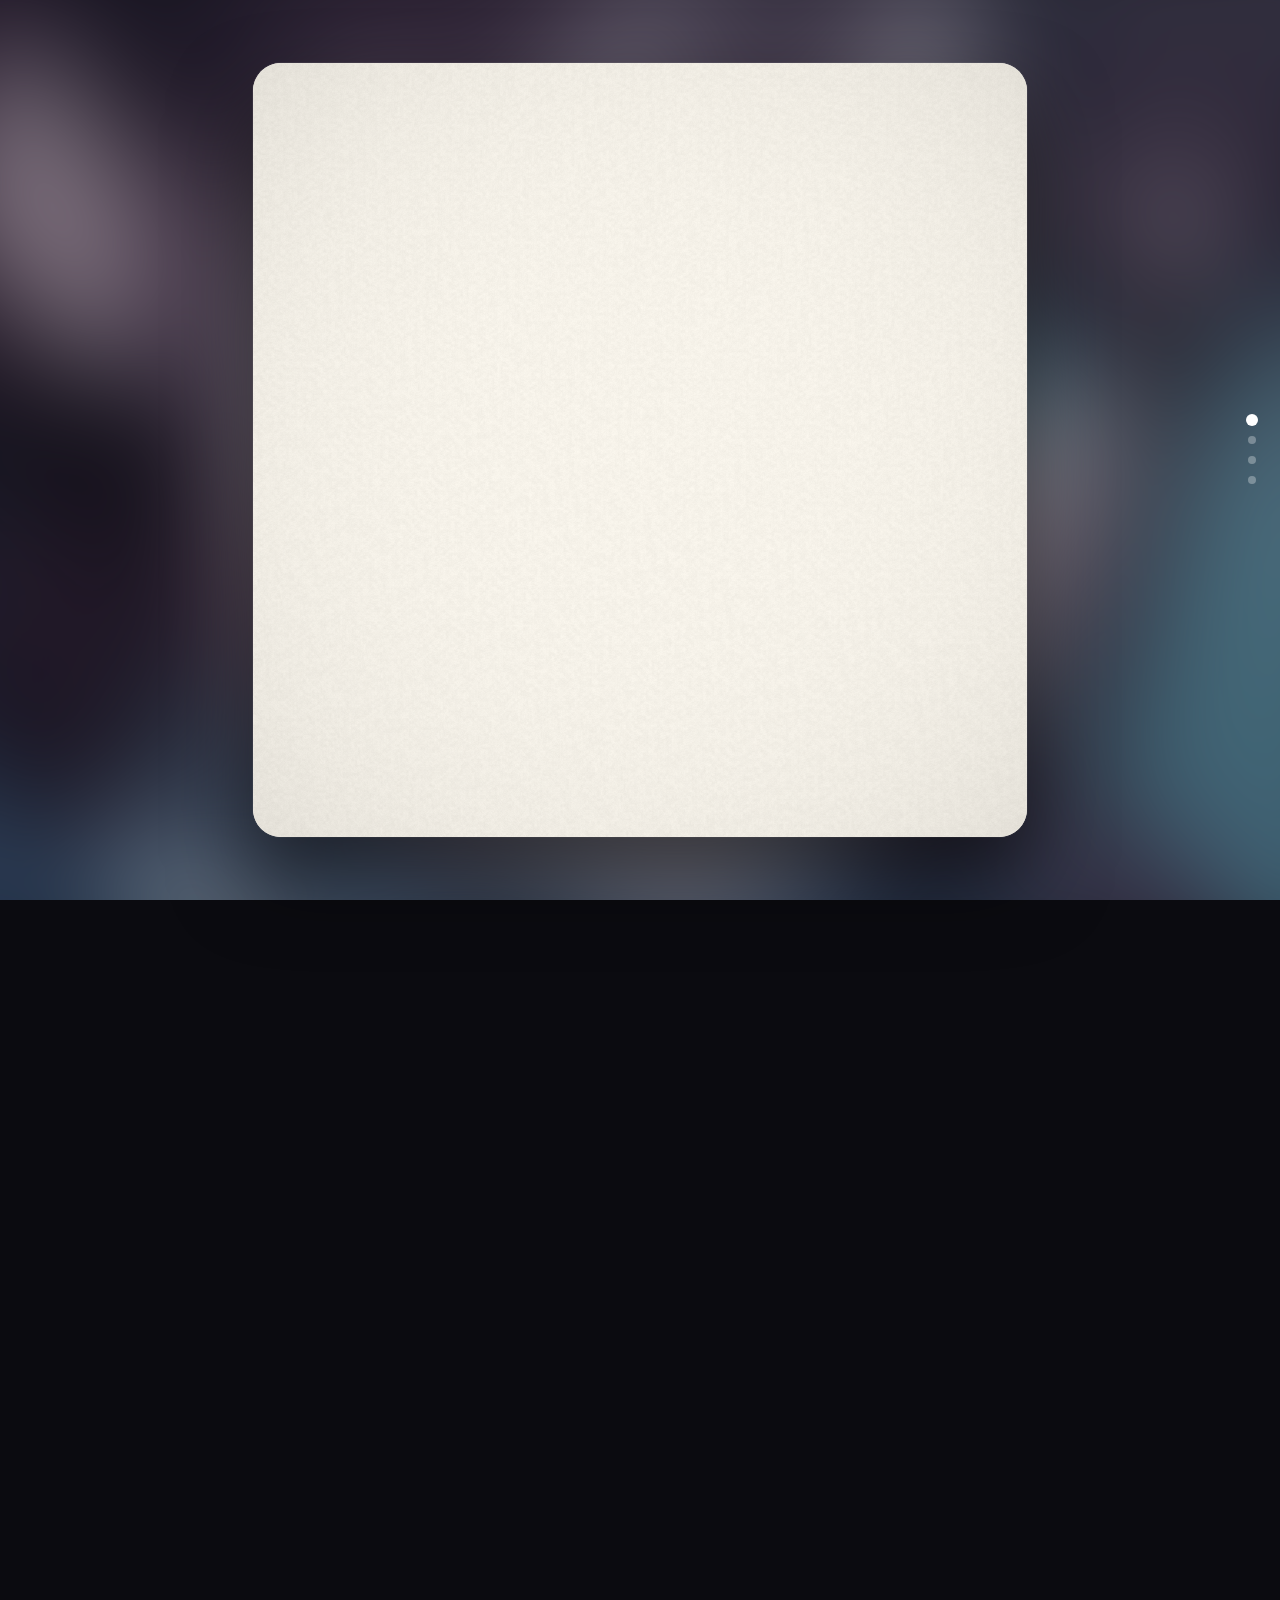
<file: public/index.html>
<!DOCTYPE html>
<html lang="ko">
<head>
  <meta charset="UTF-8">
  <meta name="viewport" content="width=device-width, initial-scale=1.0">
  <title>Hi</title>
  <style>
    :root {
      --size: min(92vw, 86vh);   /* 사진 크기 */
      --size: min(92dvw, 86dvh); /* 모바일 주소창이 접히고 펴질 때도 보이는 화면 기준 */
      --radius: 28px;
    }
    html {
      scroll-snap-type: y mandatory;
      scrollbar-width: none;
    }
    html::-webkit-scrollbar { display: none; }
    body {
      margin: 0;
      background: #0b0b10;
    }

    /* 배경: 현재 사진을 흐리게 깔아서 분위기 연출 */
    .bgs {
      position: fixed;
      left: 0;
      top: 0;
      width: 100vw;
      height: 100vh;
      width: 100dvw;
      height: 100dvh;
      overflow: hidden;
    }
    .bg {
      position: absolute;
      inset: -10%;
      background-size: cover;
      background-position: center;
      filter: blur(60px) saturate(1.4) brightness(0.55);
      opacity: 0;
      transition: opacity 1.4s ease;
    }
    .bg.active { opacity: 1; }

    /* 사진 1장 = 스크롤 1칸. 스크롤 위치를 잡아 주는 역할이고,
       WebGL을 못 쓰는 환경에서는 이 사진이 그대로 보인다. */
    .page {
      position: relative;
      height: 100vh;
      height: 100dvh;
      display: grid;
      place-items: center;
      scroll-snap-align: start;
      scroll-snap-stop: always;
    }
    .page img,
    .frame {
      width: var(--size);
      aspect-ratio: 1 / 1;
      border-radius: var(--radius);
      box-shadow:
        0 40px 80px rgba(0, 0, 0, 0.55),
        0 0 0 1px rgba(255, 255, 255, 0.08);
    }
    .page img {
      object-fit: cover;
      display: block;
    }

    /* 그림이 그려지는 종이 */
    .frame {
      position: fixed;
      left: 50vw;
      top: 50vh;
      left: 50dvw;
      top: 50dvh;
      transform: translate(-50%, -50%);
      background: #f6f2e9;
      display: none;
    }
    #paper {
      position: fixed;
      left: 0;
      top: 0;
      width: 100vw;
      height: 100vh;
      width: 100dvw;
      height: 100dvh;
      display: none;
      pointer-events: none;
    }
    .gl .frame, .gl #paper { display: block; }
    .gl .page img { visibility: hidden; }
    #paper.fade { animation: fade 0.5s ease; }
    @keyframes fade { from { opacity: 0; } }

    .dots {
      position: fixed;
      right: 24px;
      top: 50%;
      transform: translateY(-50%);
      display: flex;
      flex-direction: column;
      gap: 12px;
      z-index: 10;
    }
    .dots span {
      width: 8px;
      height: 8px;
      border-radius: 50%;
      background: rgba(255, 255, 255, 0.3);
      transition: background 0.3s, transform 0.3s;
    }
    .dots span.active {
      background: #fff;
      transform: scale(1.5);
    }
  </style>
</head>
<body>
  <div class="bgs"></div>
  <section class="page"><img src="see.jpeg" alt="사진 1"></section>
  <section class="page"><img src="mad.jpeg" alt="사진 2"></section>
  <section class="page"><img src="cry.jpeg" alt="사진 3"></section>
  <section class="page"><img src="fu.jpeg" alt="사진 4"></section>

  <div class="frame"></div>
  <canvas id="paper" aria-hidden="true"></canvas>
  <div class="dots" aria-hidden="true"></div>

  <script>
  (() => {
    const pages = [...document.querySelectorAll('.page')];
    const imgs = pages.map(p => p.querySelector('img'));
    const canvas = document.getElementById('paper');
    const frameEl = document.querySelector('.frame');
    const bgBox = document.querySelector('.bgs');
    const dotsBox = document.querySelector('.dots');
    const bgs = imgs.map(img => {
      const el = document.createElement('div');
      el.className = 'bg';
      el.style.backgroundImage = `url(${img.getAttribute('src')})`;
      return bgBox.appendChild(el);
    });
    const setBg = i => bgs.forEach((bg, k) => bg.classList.toggle('active', k === i));
    // 처음부터 빈 종이로 시작한다 (사진이 먼저 번쩍 보였다가 다시 그려지지 않도록)
    let glOn = true;
    document.body.classList.add('gl');
    // 효과를 못 쓰게 됐을 때: 사진만 스크롤로 넘겨 보는 기본 화면으로 둔다
    function giveUp(reason) {
      console.warn('그리기 효과를 끕니다:', reason);
      glOn = false;
      document.body.classList.remove('gl');
      setBg(target);
    }
    const dots = pages.map(() => dotsBox.appendChild(document.createElement('span')));
    const reduceMotion = matchMedia('(prefers-reduced-motion: reduce)').matches;

    const ERASE_MS = 2400;  // 채색 지우기 → 스케치 지우기
    const DRAW_MS = 2800;   // 스케치 → 채색
    const clamp01 = v => Math.min(Math.max(v, 0), 1);
    const easeInOut = t => t * t * (3 - 2 * t);

    // ---------- 스크롤 → 목표 사진 ----------
    let target = 0;
    function readScroll() {
      const h = pages[0].offsetHeight || innerHeight;
      target = Math.min(Math.max(Math.round(scrollY / h), 0), pages.length - 1);
      dots.forEach((dot, i) => dot.classList.toggle('active', i === target));
      if (!glOn) setBg(target);
    }
    addEventListener('scroll', readScroll, { passive: true });
    readScroll();

    // ---------- WebGL ----------
    const gl = canvas.getContext('webgl', { alpha: true, antialias: false, premultipliedAlpha: true });
    if (!gl) {
      giveUp('WebGL을 쓸 수 없음');
      return;
    }

    // 정점/프래그먼트 셰이더가 함께 쓰는 부분: 그리는 순서·지워지는 순서를 정하는 마스크
    const COMMON = `
      precision highp float;
      uniform vec2 uRes;      // 종이 크기 (CSS px)
      uniform vec2 uCenter;   // 종이 중심 (클립 좌표)
      uniform vec2 uHalf;     // 종이 절반 크기 (클립 좌표)
      uniform vec2 uCover;    // 사진을 종이에 꽉 채우기 위한 배율
      uniform float uDrawS;   // 스케치 진행도 0→1
      uniform float uDrawC;   // 채색 진행도 0→1
      uniform float uEraseC;  // 채색 지우기 진행도 0→1
      uniform float uEraseS;  // 스케치 지우기 진행도 0→1
      uniform float uSeed;
      uniform sampler2D uColorTex;
      uniform sampler2D uSketchTex;

      const vec3 PENCIL = vec3(0.22, 0.22, 0.25);

      float hash(vec2 p) { return fract(sin(dot(p, vec2(127.1, 311.7))) * 43758.5453); }
      float noise(vec2 p) {
        vec2 i = floor(p), f = fract(p);
        f = f * f * (3.0 - 2.0 * f);
        return mix(mix(hash(i), hash(i + vec2(1.0, 0.0)), f.x),
                   mix(hash(i + vec2(0.0, 1.0)), hash(i + vec2(1.0, 1.0)), f.x), f.y);
      }
      float fbm(vec2 p) {
        float a = 0.5, s = 0.0;
        for (int i = 0; i < 4; i++) { s += a * noise(p); p = p * 2.03 + 17.0; a *= 0.5; }
        return s / 0.9375;
      }
      vec2 imgUv(vec2 uv) { return (uv - 0.5) * uCover + 0.5; }
      vec2 asp(vec2 uv) { return vec2(uv.x * uRes.x / uRes.y, uv.y); }

      // 연필이 지그재그로 왕복하며 왼쪽 위에서 오른쪽 아래로 훑고 지나가는 순서
      float sketchMask(vec2 uv) {
        const float BANDS = 6.0;
        vec2 d = vec2(0.82, 0.57);               // 연필 선 방향
        vec2 n = vec2(0.57, -0.82);              // 띠가 넘어가는 방향
        vec2 c = uv - 0.5;
        float along = dot(c, d);
        float acrossRaw = dot(c, n);
        float across = acrossRaw * 0.72 + 0.5 + (noise(asp(uv) * 5.0 + uSeed) - 0.5) * 0.06
                     + (noise(asp(uv) * 45.0) - 0.5) * 0.025;
        float b = clamp(across, 0.0, 0.999) * BANDS;
        float bi = floor(b);
        float al = along * 0.72 + 0.5;
        if (mod(bi, 2.0) > 0.5) al = 1.0 - al;
        float field = (bi + al) / BANDS;
        // 선 한 가닥 한 가닥이 들쭉날쭉 나아가도록
        field += noise(vec2(acrossRaw * uRes.y * 0.3, along * 3.0) + uSeed) * 0.06;
        return smoothstep(0.0, 0.035, uDrawS * 1.14 - field);
      }

      // 물감이 번지듯 색이 퍼지는 순서
      float paintMask(vec2 uv) {
        float n = fbm(asp(uv) * 2.2 + uSeed * 3.1);
        float sweep = uv.x * 0.6 + (1.0 - uv.y) * 0.4;
        float field = sweep * 0.5 + n * 0.5;
        return smoothstep(0.0, 0.22, uDrawC * 1.25 - field);
      }

      // 지워지는 순서: 그림을 가는 선(획)들로 나누고, 획마다 제각각의 때에 서서히 옅어진다.
      // dir: 획 방향, width: 획 굵기(px), len: 획 길이(px). 반환값 0이면 그대로, 1이면 다 사라짐
      float strokeFade(vec2 uv, float e, vec2 dir, float width, float len, float salt) {
        vec2 px = uv * uRes;
        float along = dot(px, dir);
        float across = dot(px, vec2(-dir.y, dir.x));
        across += (noise(px * 0.012 + salt) - 0.5) * width * 3.0;   // 손으로 그은 듯 살짝 휘게
        float line = floor(across / width);
        float seg = floor(along / len + hash(vec2(line, salt)) * 7.0);
        float r = hash(vec2(line * 1.37 + salt, seg * 2.11 + uSeed));
        // 획마다 시작 시점이 다르고, 전체적으로는 오른쪽 위에서부터 조금 먼저 사라진다
        float start = mix(r, 1.0 - (uv.x * 0.6 + uv.y * 0.4), 0.3) * 0.62;
        return smoothstep(start, start + 0.38, e);
      }
    `;

    const QUAD_VS = `
      attribute vec2 aPos;
      uniform vec2 uCenter;
      uniform vec2 uHalf;
      varying vec2 vUv;
      void main() {
        vUv = aPos * 0.5 + 0.5;
        gl_Position = vec4(uCenter + aPos * uHalf, 0.0, 1.0);
      }
    `;

    const QUAD_FS = COMMON + `
      uniform float uDpr;
      uniform float uRadius;  // 모서리 둥글기 (CSS px)
      varying vec2 vUv;
      void main() {
        vec2 iuv = imgUv(vUv);
        vec3 photo = texture2D(uColorTex, iuv).rgb;
        float sk = texture2D(uSketchTex, iuv).r;
        float lum = dot(photo, vec3(0.299, 0.587, 0.114));
        vec2 px = vUv * uRes;

        // 종이
        float grain = noise(px * 1.3) * 0.5 + noise(px * 0.35) * 0.5;
        vec3 paper = vec3(0.965, 0.95, 0.915) - (grain - 0.5) * 0.05;
        paper *= 1.0 - 0.1 * pow(length(vUv - 0.5) * 1.3, 3.0);

        // 연필 스케치: 윤곽선 + 어두운 곳의 빗금
        float wob = noise(px * 0.04) * 5.0;
        float h1 = smoothstep(0.5, 0.95, sin((px.x + px.y) * 0.8 + wob) * 0.5 + 0.5);
        float h2 = smoothstep(0.5, 0.95, sin((px.x - px.y * 1.3) * 0.7 - wob) * 0.5 + 0.5);
        float dark = 1.0 - sk;
        dark = max(dark, h1 * smoothstep(0.6, 0.2, lum) * 0.42);
        dark = max(dark, h2 * smoothstep(0.32, 0.05, lum) * 0.42);
        dark *= 0.75 + 0.5 * grain;

        float goneS = strokeFade(vUv, uEraseS, vec2(0.82, 0.57), 3.0, 150.0, 3.0);
        float sA = sketchMask(vUv) * (1.0 - goneS);
        vec3 col = mix(paper, PENCIL, clamp(dark, 0.0, 1.0) * 0.82 * sA);

        // 채색: 연필 위에 옅은 물감이 먼저 번지고, 이어서 원래 사진 색으로 차오른다
        float goneC = strokeFade(vUv, uEraseC, vec2(0.91, -0.41), 7.0, 260.0, 11.0);
        float c = paintMask(vUv) * (1.0 - goneC);
        float wash = smoothstep(0.0, 0.5, c);
        float solid = smoothstep(0.35, 1.0, c);
        float wetEdge = smoothstep(0.0, 0.15, c) * (1.0 - smoothstep(0.15, 0.45, c));
        vec3 washCol = col * mix(vec3(1.0), photo * 1.1 + 0.12, 0.85) * (1.0 - 0.1 * wetEdge);
        col = mix(col, washCol, wash);
        col = mix(col, photo, solid);

        // 둥근 모서리
        vec2 q = abs(vUv - 0.5) * uRes - (uRes * 0.5 - uRadius);
        float corner = length(max(q, 0.0)) - uRadius;
        float alpha = clamp(0.5 - corner * uDpr, 0.0, 1.0);
        gl_FragColor = vec4(col * alpha, alpha);
      }
    `;

    function program(vsSrc, fsSrc, attribs) {
      const p = gl.createProgram();
      for (const [type, src] of [[gl.VERTEX_SHADER, vsSrc], [gl.FRAGMENT_SHADER, fsSrc]]) {
        const s = gl.createShader(type);
        gl.shaderSource(s, src);
        gl.compileShader(s);
        if (!gl.getShaderParameter(s, gl.COMPILE_STATUS)) throw new Error(gl.getShaderInfoLog(s));
        gl.attachShader(p, s);
      }
      attribs.forEach((name, i) => gl.bindAttribLocation(p, i, name));
      gl.linkProgram(p);
      if (!gl.getProgramParameter(p, gl.LINK_STATUS)) throw new Error(gl.getProgramInfoLog(p));
      const u = {};
      const n = gl.getProgramParameter(p, gl.ACTIVE_UNIFORMS);
      for (let i = 0; i < n; i++) {
        const name = gl.getActiveUniform(p, i).name;
        u[name] = gl.getUniformLocation(p, name);
      }
      return { p, u };
    }

    let quad;
    try {
      quad = program(QUAD_VS, QUAD_FS, ['aPos']);
    } catch (err) {
      giveUp(err);
      return;
    }

    const quadBuf = gl.createBuffer();
    gl.bindBuffer(gl.ARRAY_BUFFER, quadBuf);
    gl.bufferData(gl.ARRAY_BUFFER, new Float32Array([-1, -1, 1, -1, -1, 1, 1, 1]), gl.STATIC_DRAW);

    gl.pixelStorei(gl.UNPACK_FLIP_Y_WEBGL, true);
    gl.blendFunc(gl.ONE, gl.ONE_MINUS_SRC_ALPHA);

    function texture(source) {
      const t = gl.createTexture();
      gl.bindTexture(gl.TEXTURE_2D, t);
      gl.texImage2D(gl.TEXTURE_2D, 0, gl.RGBA, gl.RGBA, gl.UNSIGNED_BYTE, source);
      gl.texParameteri(gl.TEXTURE_2D, gl.TEXTURE_MIN_FILTER, gl.LINEAR);
      gl.texParameteri(gl.TEXTURE_2D, gl.TEXTURE_MAG_FILTER, gl.LINEAR);
      gl.texParameteri(gl.TEXTURE_2D, gl.TEXTURE_WRAP_S, gl.CLAMP_TO_EDGE);
      gl.texParameteri(gl.TEXTURE_2D, gl.TEXTURE_WRAP_T, gl.CLAMP_TO_EDGE);
      return t;
    }

    // ---------- 사진 → 연필 스케치 ----------
    function boxBlur(src, w, h, r) {
      const tmp = new Float32Array(src.length);
      const out = new Float32Array(src.length);
      const pass = (a, b, len, lines, step, stride) => {
        for (let l = 0; l < lines; l++) {
          const base = l * stride;
          let sum = 0;
          for (let i = -r; i <= r; i++) sum += a[base + Math.min(Math.max(i, 0), len - 1) * step];
          for (let i = 0; i < len; i++) {
            b[base + i * step] = sum / (2 * r + 1);
            sum += a[base + Math.min(i + r + 1, len - 1) * step] - a[base + Math.max(i - r, 0) * step];
          }
        }
      };
      pass(src, tmp, w, h, 1, w);   // 가로
      pass(tmp, out, h, w, w, 1);   // 세로
      return out;
    }

    function makeSketch(img) {
      // 선이 너무 굵어지지 않게 원본보다 크게 키워서 계산한다
      const scale = Math.min(2, 1024 / Math.max(img.naturalWidth, img.naturalHeight));
      const w = Math.max(1, Math.round(img.naturalWidth * scale));
      const h = Math.max(1, Math.round(img.naturalHeight * scale));
      const c = document.createElement('canvas');
      c.width = w; c.height = h;
      const ctx = c.getContext('2d', { willReadFrequently: true });
      ctx.imageSmoothingQuality = 'high';
      ctx.drawImage(img, 0, 0, w, h);
      const data = ctx.getImageData(0, 0, w, h);
      const px = data.data;

      let gray = new Float32Array(w * h);
      for (let i = 0; i < gray.length; i++) {
        gray[i] = (px[i * 4] * 0.299 + px[i * 4 + 1] * 0.587 + px[i * 4 + 2] * 0.114) / 255;
      }
      gray = boxBlur(gray, w, h, 1);            // JPEG 잡티 정리
      const r = Math.max(2, Math.round(w / 170));
      const soft = boxBlur(boxBlur(gray, w, h, r), w, h, r);

      // 주변보다 어두운 곳만 선으로 남긴다 (컬러 닷지 방식)
      for (let i = 0; i < gray.length; i++) {
        const line = clamp01((1 - gray[i] / Math.max(soft[i], 0.02) - 0.035) * 4.5);
        const v = Math.round((1 - Math.pow(line, 0.8)) * 255);
        px[i * 4] = px[i * 4 + 1] = px[i * 4 + 2] = v;
        px[i * 4 + 3] = 255;
      }
      ctx.putImageData(data, 0, 0);
      return c;
    }

    // ---------- 화면 크기 ----------
    let viewW = 0, viewH = 0, cssW = 0, cssH = 0, cardX = 0, cardY = 0, radius = 0, dpr = 1, dirty = true;
    function resize() {
      const w = canvas.clientWidth, h = canvas.clientHeight;
      const d = Math.min(devicePixelRatio || 1, 2);
      const box = frameEl.getBoundingClientRect();
      if (!w || !h || !box.width) return;
      if (w === viewW && h === viewH && d === dpr && box.width === cssW && box.height === cssH) return;
      viewW = w; viewH = h; dpr = d;
      cssW = box.width; cssH = box.height;            // 종이 크기
      cardX = box.left + box.width / 2;               // 종이 중심
      cardY = box.top + box.height / 2;
      radius = parseFloat(getComputedStyle(frameEl).borderTopLeftRadius) || 0;
      canvas.width = Math.round(w * d);
      canvas.height = Math.round(h * d);
      gl.viewport(0, 0, canvas.width, canvas.height);
      dirty = true;
    }
    addEventListener('resize', () => { resize(); readScroll(); });

    // ---------- 상태 ----------
    let photos = [];          // { color, sketch, aspect }
    let shown = 0;
    let phase = 'draw';       // 'draw' | 'idle' | 'erase'
    let tDraw = 0, tErase = 0;
    let seed = Math.random() * 10;
    const s = { drawS: 0, drawC: 0, eraseC: 0, eraseS: 0 };

    function update(dt) {
      if (reduceMotion) {
        // 움직임 줄이기 설정에서는 짧은 페이드로만 전환
        if (shown !== target || phase !== 'idle') {
          shown = target;
          setBg(shown);
          phase = 'idle';
          s.drawS = s.drawC = 1; s.eraseC = s.eraseS = 0;
          canvas.classList.remove('fade');
          void canvas.offsetWidth;
          canvas.classList.add('fade');
          dirty = true;
        }
        return;
      }

      if (phase !== 'erase' && target !== shown) {
        phase = 'erase';
        tErase = 0;
      }

      if (phase === 'erase') {
        // 채색의 붓질이 먼저 하나씩 옅어지고, 뒤따라 스케치 선이 하나씩 사라진다
        tErase += dt / ERASE_MS;
        s.eraseC = clamp01(tErase / 0.6);
        s.eraseS = clamp01((tErase - 0.35) / 0.65);
        if (tErase >= 1) {
          shown = target;
          setBg(shown);
          seed = Math.random() * 10;
          s.drawS = s.drawC = s.eraseC = s.eraseS = 0;
          tDraw = 0;
          phase = 'draw';
        }
        dirty = true;
      } else if (phase === 'draw') {
        // 스케치가 먼저 그려지고, 이어서 색이 입혀진다
        tDraw += dt / DRAW_MS;
        s.drawS = clamp01(tDraw / 0.55);
        s.drawC = easeInOut(clamp01((tDraw - 0.45) / 0.55));
        if (tDraw >= 1) phase = 'idle';
        dirty = true;
      }
    }

    function setCommon(prog) {
      const u = prog.u, ph = photos[shown];
      const a = cssW / cssH;
      gl.useProgram(prog.p);
      gl.uniform2f(u.uRes, cssW, cssH);
      gl.uniform2f(u.uCenter, cardX / viewW * 2 - 1, 1 - cardY / viewH * 2);
      gl.uniform2f(u.uHalf, cssW / viewW, cssH / viewH);
      gl.uniform2f(u.uCover, a > ph.aspect ? 1 : a / ph.aspect, a > ph.aspect ? ph.aspect / a : 1);
      gl.uniform1f(u.uDrawS, s.drawS);
      gl.uniform1f(u.uDrawC, s.drawC);
      gl.uniform1f(u.uEraseC, s.eraseC);
      gl.uniform1f(u.uEraseS, s.eraseS);
      gl.uniform1f(u.uSeed, seed);
      gl.uniform1i(u.uColorTex, 0);
      gl.uniform1i(u.uSketchTex, 1);
    }

    function render() {
      const ph = photos[shown];
      gl.activeTexture(gl.TEXTURE0);
      gl.bindTexture(gl.TEXTURE_2D, ph.color);
      gl.activeTexture(gl.TEXTURE1);
      gl.bindTexture(gl.TEXTURE_2D, ph.sketch);

      // 종이 + 스케치 + 채색
      gl.clearColor(0, 0, 0, 0);
      gl.clear(gl.COLOR_BUFFER_BIT);
      gl.enable(gl.BLEND);
      setCommon(quad);
      gl.uniform1f(quad.u.uDpr, dpr);
      gl.uniform1f(quad.u.uRadius, radius);
      gl.bindBuffer(gl.ARRAY_BUFFER, quadBuf);
      gl.enableVertexAttribArray(0);
      gl.vertexAttribPointer(0, 2, gl.FLOAT, false, 0, 0);
      gl.drawArrays(gl.TRIANGLE_STRIP, 0, 4);
    }

    let last = 0;
    function frame(now) {
      const dt = Math.min(now - last, 50);
      last = now;
      update(dt);
      if (dirty) {
        dirty = false;
        render();
      }
      requestAnimationFrame(frame);
    }

    // ---------- 시작 ----------
    Promise.all(imgs.map(img => img.decode ? img.decode().catch(() => {}) : Promise.resolve()))
      .then(() => {
        photos = imgs.map(img => ({
          color: texture(img),
          sketch: texture(makeSketch(img)),
          aspect: img.naturalWidth / img.naturalHeight,
        }));
        resize();
        readScroll();
        shown = target;
        setBg(shown);
        last = performance.now();
        requestAnimationFrame(frame);
      })
      .catch(err => {
        // file:// 로 직접 열면 브라우저가 사진 픽셀 읽기를 막아서 여기로 온다
        giveUp(err);
      });
  })();
  </script>
</body>
</html>
</file>
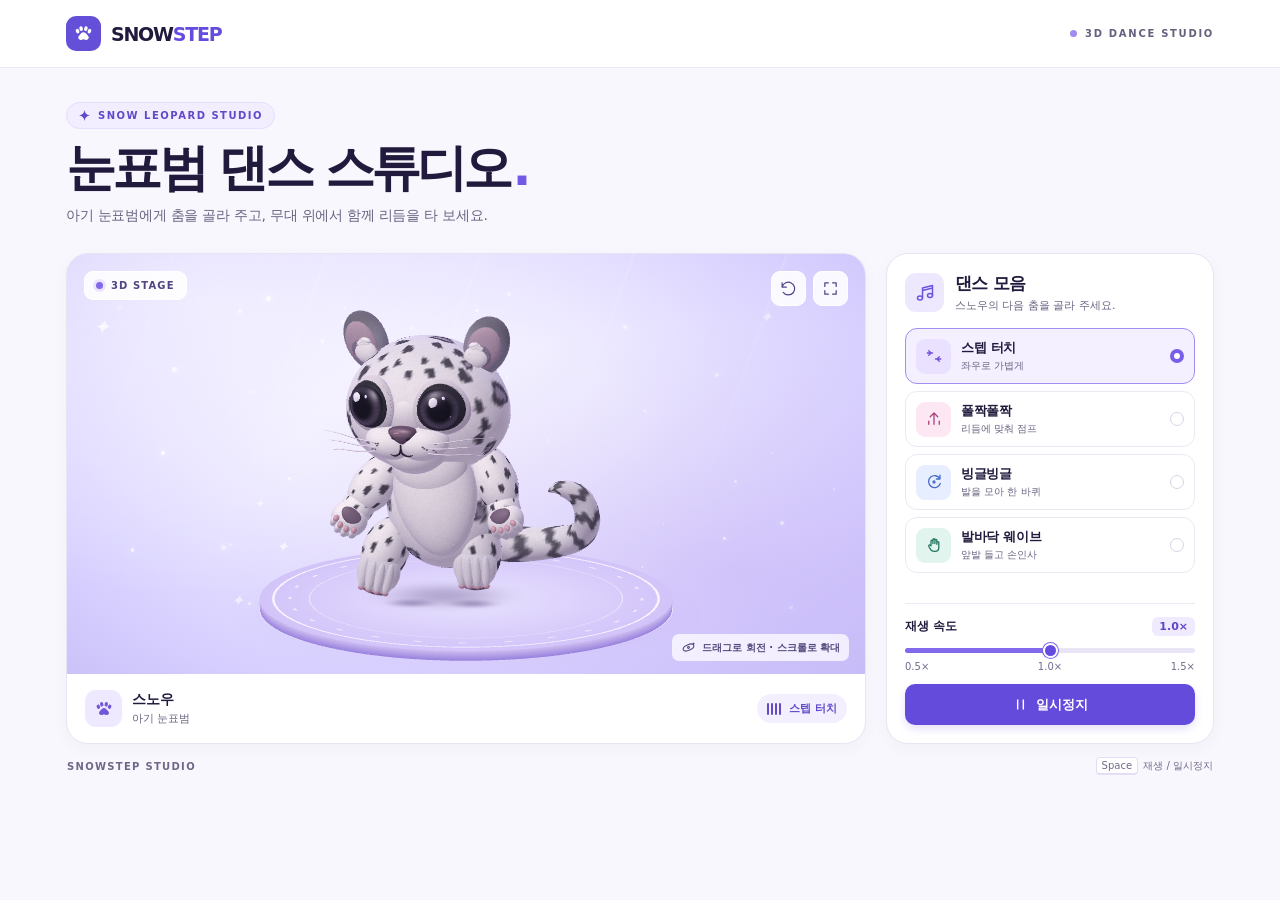
<file: public/cat/index.html>
<!doctype html>
<html lang="ko">
<head>
  <meta charset="utf-8">
  <meta name="viewport" content="width=device-width, initial-scale=1">
  <meta name="theme-color" content="#f7f6fd">
  <meta name="description" content="아기 눈표범과 함께하는 인터랙티브 3D 댄스 스튜디오">
  <title>스노우 스텝 · 눈표범 댄스 스튜디오</title>
  <link rel="icon" href="data:image/svg+xml,%3Csvg xmlns='http://www.w3.org/2000/svg' viewBox='0 0 64 64'%3E%3Crect width='64' height='64' rx='16' fill='%23604adb'/%3E%3Cg fill='white'%3E%3Cellipse cx='17' cy='27' rx='5' ry='7'/%3E%3Cellipse cx='27' cy='18' rx='5' ry='7'/%3E%3Cellipse cx='39' cy='18' rx='5' ry='7'/%3E%3Cellipse cx='48' cy='27' rx='5' ry='7'/%3E%3Cpath d='M17 45c0-6 9-15 15-15s15 9 15 15c0 9-11 5-15 5s-15 4-15-5Z'/%3E%3C/g%3E%3C/svg%3E">
  <link rel="stylesheet" href="style.css">
  <script defer src="model.js"></script>
  <script defer src="studio.js"></script>
</head>
<body>
  <header class="topbar">
    <div class="top-inner">
      <div class="wordmark"><div class="brand-icon" data-icon="paw"></div><span>SNOW<span class="brand-accent">STEP</span></span></div>
      <span class="top-caption"><span></span> 3D DANCE STUDIO</span>
    </div>
  </header>
  <main class="page">
    <section class="intro" aria-labelledby="title">
      <div class="eyebrow"><span data-icon="sparkle"></span> SNOW LEOPARD STUDIO</div>
      <h1 id="title">눈표범 댄스 스튜디오<span>.</span></h1>
      <p>아기 눈표범에게 춤을 골라 주고, 무대 위에서 함께 리듬을 타 보세요.</p>
    </section>
    <div class="workspace">
      <section class="stage-card" aria-label="3D 눈표범 무대">
        <div class="viewport" id="viewport">
          <div class="backdrop" aria-hidden="true"></div>
          <div class="snow" aria-hidden="true"></div>
          <canvas id="stage" aria-label="춤추는 아기 눈표범 3D 모델" tabindex="0" aria-describedby="view-guide"></canvas>
          <div class="status"><span></span><strong>3D STAGE</strong></div>
          <div class="view-actions">
            <button class="icon-button" id="reset-view" type="button" aria-label="시점 초기화" title="시점 초기화" data-icon="reset"></button>
            <button class="icon-button" id="fullscreen" type="button" aria-label="전체 화면" title="전체 화면" data-icon="fullscreen"></button>
          </div>
          <div id="view-guide" class="view-guide"><span data-icon="orbit"></span> 드래그로 회전 · 스크롤로 확대</div>
          <p id="render-error" class="render-error" hidden>3D 무대를 표시할 수 없습니다. WebGL을 지원하는 브라우저에서 열어 주세요.</p>
        </div>
        <div class="stage-info">
          <div class="profile"><div class="profile-icon" data-icon="paw"></div><div><strong>스노우</strong><span>아기 눈표범</span></div></div>
          <div class="stage-state"><span class="equalizer" aria-hidden="true"><i></i><i></i><i></i><i></i></span><span id="now-playing" aria-live="polite">스텝 터치</span></div>
        </div>
      </section>
      <aside class="controls" aria-labelledby="dance-title">
        <div class="control-heading"><div class="heading-icon" data-icon="music"></div><div><h2 id="dance-title">댄스 모음</h2><p>스노우의 다음 춤을 골라 주세요.</p></div></div>
        <div class="dance-list" role="group" aria-label="춤 선택">
          <button class="dance" data-dance="step" type="button" aria-pressed="true"><span class="dance-icon violet" data-icon="step"></span><span class="dance-label"><strong>스텝 터치</strong><small>좌우로 가볍게</small></span><span class="choice"></span></button>
          <button class="dance" data-dance="hop" type="button" aria-pressed="false"><span class="dance-icon pink" data-icon="hop"></span><span class="dance-label"><strong>폴짝폴짝</strong><small>리듬에 맞춰 점프</small></span><span class="choice"></span></button>
          <button class="dance" data-dance="spin" type="button" aria-pressed="false"><span class="dance-icon blue" data-icon="spin"></span><span class="dance-label"><strong>빙글빙글</strong><small>발을 모아 한 바퀴</small></span><span class="choice"></span></button>
          <button class="dance" data-dance="wave" type="button" aria-pressed="false"><span class="dance-icon mint" data-icon="wave"></span><span class="dance-label"><strong>발바닥 웨이브</strong><small>앞발 들고 손인사</small></span><span class="choice"></span></button>
        </div>
        <div class="play-controls">
          <div class="speed-heading"><label for="speed">재생 속도</label><output for="speed" id="speed-value">1.0×</output></div>
          <input type="range" id="speed" min="0.5" max="1.5" step="0.1" value="1" aria-label="재생 속도">
          <div class="speed-labels" aria-hidden="true"><span>0.5×</span><span>1.0×</span><span>1.5×</span></div>
          <button class="play" id="play" type="button"><span data-icon="pause"></span><span id="play-label">일시정지</span></button>
        </div>
      </aside>
    </div>
    <footer><span>SNOWSTEP STUDIO</span><span><kbd>Space</kbd> 재생 / 일시정지</span></footer>
  </main>
</body>
</html>
</file>
<file: public/cat/style.css>
:root {
  color-scheme: light;
  --ink: #211a3d;
  --muted: #696381;
  --violet: #654bde;
  --border: #e9e4f4;
  font-family: 'Pretendard', 'Noto Sans KR', 'Apple SD Gothic Neo', 'Malgun Gothic', system-ui, sans-serif;
  background: #f8f7fd;
  color: var(--ink);
}
* { box-sizing: border-box; }
body { margin: 0; min-width: 280px; }
button, input { font: inherit; }
button { cursor: pointer; }
button:focus-visible, input:focus-visible, canvas:focus-visible { outline: 2px solid #5c42da; outline-offset: 3px; }
[hidden] { display: none !important; }
[data-icon] { display: inline-grid; place-items: center; }
[data-icon] svg { display: block; width: 20px; height: 20px; }
.topbar { background: #fff; border-bottom: 1px solid #ede8f6; }
.top-inner { max-width: 1200px; min-height: 67px; padding: 0 26px; margin: auto; display: flex; align-items: center; justify-content: space-between; gap: 14px; }
.wordmark { display: flex; align-items: center; gap: 10px; font-size: 19px; font-weight: 900; letter-spacing: -.065em; }
.brand-icon { width: 35px; height: 35px; border-radius: 10px; background: #6450d8; color: white; }
.brand-icon svg { width: 19px; height: 19px; }
.brand-accent { color: #654bde; }
.top-caption { display: flex; align-items: center; gap: 8px; font-size: 10px; font-weight: 800; letter-spacing: .17em; color: #66607e; }
.top-caption > span { width: 7px; height: 7px; border-radius: 50%; background: #a18af2; }
.page { width: min(1148px, calc(100% - 52px)); margin: auto; }
.intro { margin: 34px 0 26px; }
.eyebrow { display: inline-flex; align-items: center; gap: 7px; border: 1px solid #e7ddfd; border-radius: 99px; padding: 6px 11px; font-size: 10px; letter-spacing: .15em; line-height: 1; font-weight: 800; color: #6249ca; background: #f2edff; }
.eyebrow svg { width: 13px; height: 13px; }
h1 { font-size: clamp(31px, 4.2vw, 50px); line-height: 1.18; margin: 10px 0 6px; font-weight: 900; letter-spacing: -.075em; }
h1 > span { color: #7259e6; margin-left: 3px; }
.intro p { margin: 0; color: var(--muted); font-size: 14px; line-height: 1.65; letter-spacing: -.018em; }
.workspace { display: grid; grid-template-columns: minmax(0, 1fr) 328px; gap: 20px; align-items: stretch; }
.stage-card, .controls { border: 1px solid var(--border); border-radius: 22px; background: #fff; box-shadow: 0 5px 18px #2f215b08; min-width: 0; }
.stage-card { overflow: hidden; display: flex; flex-direction: column; }
.viewport { position: relative; overflow: hidden; isolation: isolate; flex: 1; min-height: 420px; background: #e9e5ff; }
.backdrop, .snow, canvas { position: absolute; inset: 0; width: 100%; height: 100%; }
.backdrop { background: radial-gradient(ellipse at 50% 44%, #f2efff 0%, #eeebff 29%, #d8d1ff 76%, #cbc2f9 100%); }
.backdrop::before { content: ''; position: absolute; inset: 0; background: repeating-linear-gradient(110deg, transparent 0 99px, #fff3 100px, transparent 104px 144px); opacity: .7; mask-image: linear-gradient(#000, transparent 80%); }
.backdrop::after { content: ''; position: absolute; inset: 0; background: radial-gradient(ellipse at 17% 11%, #fff8, transparent 56%), radial-gradient(ellipse at 83% 75%, #b79df15c, transparent 55%); }
.snow > i { position: absolute; width: var(--size); height: var(--size); left: var(--x); top: var(--y); background: #fff; opacity: var(--opacity); border-radius: 50%; box-shadow: 0 0 7px #fff; }
.snow > .star { background: transparent; color: #fff; border-radius: 0; font-size: var(--size); box-shadow: none; line-height: 1; }
canvas { display: block; touch-action: none; cursor: grab; }
canvas:active { cursor: grabbing; }
.status, .view-actions, .view-guide, .render-error { position: absolute; }
.status { top: 17px; left: 17px; display: flex; align-items: center; gap: 8px; border: 1px solid #fff; background: #fffd; padding: 8px 11px; border-radius: 9px; font-size: 10px; letter-spacing: .11em; color: #514482; }
.status > span { width: 7px; height: 7px; background: #8267e9; border-radius: 50%; box-shadow: 0 0 0 3px #ebe3ff; }
.view-actions { top: 17px; right: 17px; display: flex; gap: 7px; }
.icon-button { width: 35px; height: 35px; border: 1px solid #fff; background: #fffd; color: #544386; border-radius: 9px; transition: background .18s; }
.icon-button svg { width: 17px; height: 17px; }
.icon-button:hover { background: #fff; }
.view-guide { right: 16px; bottom: 13px; display: flex; align-items: center; gap: 6px; color: #564b7e; background: #f9f6ffdd; padding: 6px 9px; border-radius: 7px; font-size: 10px; font-weight: 650; pointer-events: none; }
.view-guide svg { width: 15px; height: 15px; }
.render-error { margin: 0; left: 50%; top: 50%; translate: -50% -50%; width: min(80%, 290px); border-radius: 12px; padding: 18px; background: white; text-align: center; line-height: 1.55; font-size: 14px; }
.viewport:fullscreen, .viewport.expand { width: 100%; height: 100%; }
.viewport.expand { position: fixed; z-index: 10; inset: 0; }
.stage-info { display: flex; justify-content: space-between; align-items: center; gap: 10px; padding: 13px 18px; min-height: 69px; }
.profile { display: flex; align-items: center; gap: 10px; }
.profile-icon { width: 37px; height: 37px; border-radius: 11px; background: #eee9ff; color: #7258d9; }
.profile-icon svg { width: 18px; height: 18px; }
.profile strong, .profile span { display: block; }
.profile strong { font-size: 14px; }
.profile span { color: var(--muted); font-size: 11px; margin-top: 2px; }
.stage-state { display: flex; align-items: center; gap: 8px; border-radius: 40px; padding: 7px 10px; background: #f3effe; color: #634ac9; font-size: 11px; font-weight: 750; }
.equalizer { display: flex; height: 12px; align-items: center; gap: 2px; }
.equalizer i { display: block; width: 2px; height: 100%; border-radius: 3px; background: currentColor; animation: bars 1s ease-in-out infinite alternate; }
.equalizer i:nth-child(2) { animation-delay: -.4s; }
.equalizer i:nth-child(3) { animation-delay: -.7s; }
.equalizer i:nth-child(4) { animation-delay: -.2s; }
@keyframes bars { from { transform: scaleY(.3); } to { transform: scaleY(.95); } }
.paused .equalizer i { animation-play-state: paused; }
.controls { padding: 18px; display: flex; flex-direction: column; gap: 15px; }
.control-heading { display: flex; align-items: center; gap: 11px; }
.heading-icon { width: 39px; height: 39px; border-radius: 11px; background: #eee8ff; color: #6c52dd; }
h2 { font-size: 17px; margin: 0 0 3px; letter-spacing: -.045em; }
.control-heading p { margin: 0; font-size: 11px; color: var(--muted); }
.dance-list { display: grid; gap: 7px; }
.dance { display: flex; align-items: center; gap: 10px; width: 100%; text-align: left; color: var(--ink); border: 1px solid #ece9f2; border-radius: 12px; background: #fff; padding: 7px 10px; min-height: 56px; }
.dance:hover { background: #f9f7ff; border-color: #d9cbff; }
.dance[aria-pressed=true] { border-color: #a18df3; background: #f4f0ff; }
.dance-icon { width: 35px; height: 35px; border-radius: 9px; flex: none; }
.dance-icon svg { width: 18px; height: 18px; }
.dance-icon.violet { background: #e9e1ff; color: #704fdb; }
.dance-icon.pink { background: #fce7f3; color: #a84480; }
.dance-icon.blue { background: #e7eeff; color: #4a6bcd; }
.dance-icon.mint { background: #e1f4ed; color: #267762; }
.dance-label { flex: 1; min-width: 0; }
.dance-label strong, .dance-label small { display: block; }
.dance-label strong { font-size: 13px; letter-spacing: -.02em; }
.dance-label small { font-size: 10px; color: var(--muted); margin-top: 2px; }
.choice { flex: none; width: 14px; height: 14px; border: 1px solid #d9d2e8; border-radius: 50%; }
.dance[aria-pressed=true] .choice { border: 4px solid #795ee9; background: #fff; }
.play-controls { margin-top: auto; padding-top: 13px; border-top: 1px solid #eeeaf5; }
.speed-heading, .speed-labels { display: flex; align-items: center; justify-content: space-between; }
.speed-heading label { font-size: 12px; font-weight: 750; }
.speed-heading output { background: #f0eafe; border-radius: 6px; padding: 3px 7px; color: #6045ca; font-size: 11px; font-weight: 800; }
input[type=range] { --progress: 50%; display: block; appearance: none; width: 100%; height: 22px; margin: 3px 0 0; background: transparent; accent-color: var(--violet); cursor: pointer; }
input[type=range]::-webkit-slider-runnable-track { height: 5px; border-radius: 4px; background: linear-gradient(to right, #8269ec var(--progress), #eae4f7 var(--progress)); }
input[type=range]::-moz-range-track { height: 5px; border-radius: 4px; background: linear-gradient(to right, #8269ec var(--progress), #eae4f7 var(--progress)); }
input[type=range]::-webkit-slider-thumb { appearance: none; height: 15px; width: 15px; margin-top: -5px; border-radius: 50%; border: 2px solid #fff; background: var(--violet); box-shadow: 0 0 0 1px #8065e9; }
input[type=range]::-moz-range-thumb { height: 12px; width: 12px; border-radius: 50%; border: 2px solid #fff; background: var(--violet); box-shadow: 0 0 0 1px #8065e9; }
.speed-labels { color: #736b8b; font-size: 10px; font-variant-numeric: tabular-nums; }
.play { width: 100%; min-height: 41px; display: flex; align-items: center; justify-content: center; gap: 7px; margin-top: 12px; border: 0; border-radius: 10px; background: #654bdc; color: white; font-size: 13px; font-weight: 750; box-shadow: 0 4px 9px #694bd62b; }
.play:hover { background: #5538cd; }
.play svg { width: 17px; height: 17px; }
footer { display: flex; justify-content: space-between; align-items: center; gap: 8px; padding: 15px 1px 21px; color: #716788; font-size: 10px; }
footer > span:first-child { font-weight: 800; letter-spacing: .13em; }
kbd { font: inherit; background: #fff; border: 1px solid #e5ddf3; border-bottom-width: 2px; padding: 2px 5px; border-radius: 4px; margin-right: 2px; }
@media (max-width: 780px) {
  .workspace { grid-template-columns: minmax(0, 1fr); gap: 14px; }
  .intro { margin-top: 26px; margin-bottom: 19px; }
  .viewport { min-height: clamp(315px, 65vw, 470px); }
  .dance-list { grid-template-columns: repeat(2, minmax(0, 1fr)); }
}
@media (max-width: 480px) {
  .top-inner { padding: 0 15px; min-height: 55px; }
  .page { width: calc(100% - 28px); }
  .top-caption { font-size: 8px; }
  .intro p { font-size: 12px; }
  .controls { padding: 13px; }
  .stage-card, .controls { border-radius: 16px; }
  .dance { gap: 6px; padding: 7px 6px; }
  .dance-label strong { font-size: 12px; }
  .dance-label small { font-size: 9px; }
  .dance-icon { width: 28px; height: 28px; }
  .choice { width: 11px; height: 11px; }
  .dance[aria-pressed=true] .choice { border-width: 3px; }
  .stage-info { padding: 10px 13px; min-height: 58px; }
  .view-guide { right: 10px; bottom: 9px; }
  .status { left: 10px; top: 10px; }
  .view-actions { right: 10px; top: 10px; }
}
@media (prefers-reduced-motion: reduce) {
  *, *::before, *::after { animation-duration: .01ms !important; transition-duration: .01ms !important; }
}
</file>
